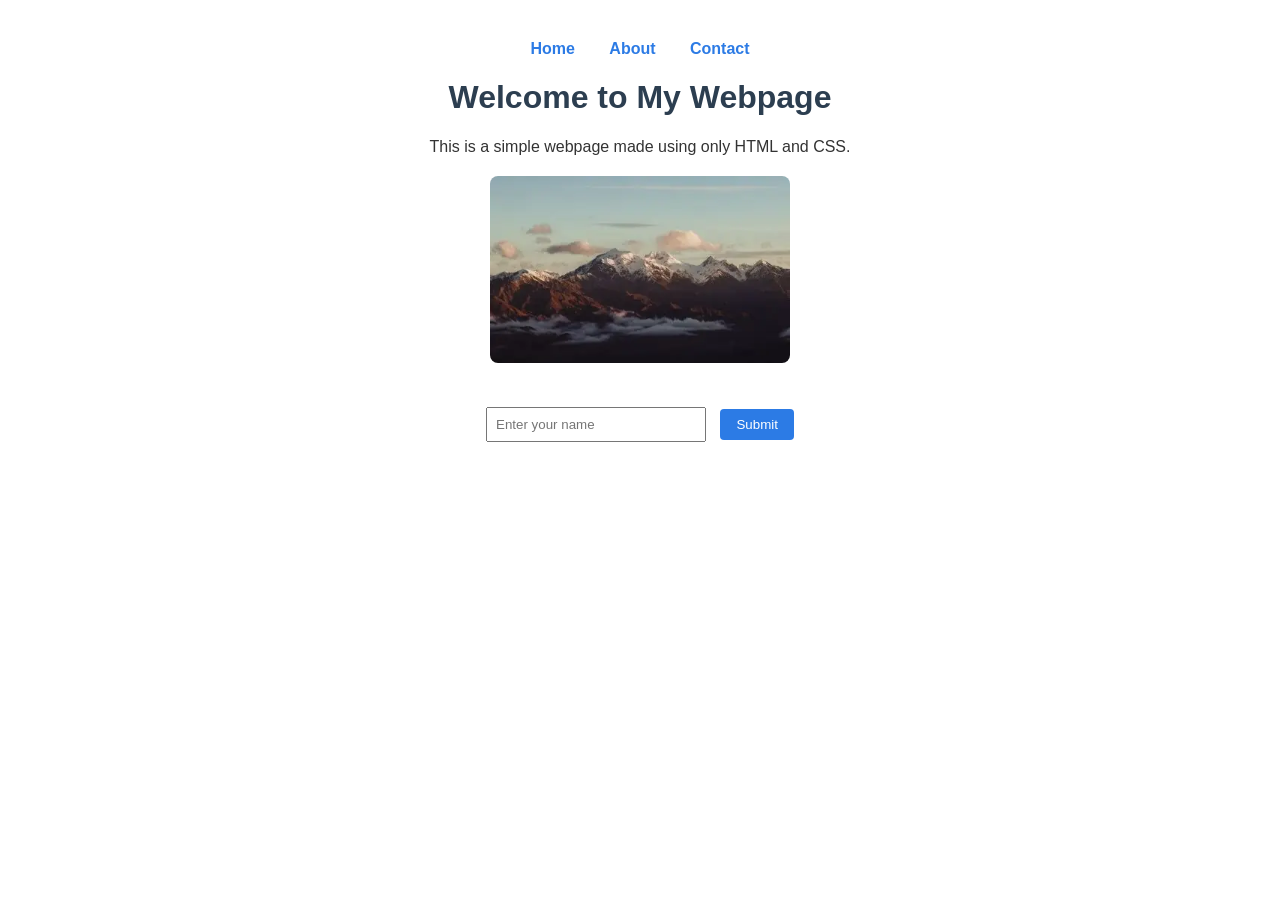
<file: Task1/index.html>
<!DOCTYPE html>
<html lang="en">
<head>
  <meta charset="UTF-8">
  <title>My Simple Webpage</title>
  <link rel="stylesheet" href="style.css">
</head>
<body>

  <nav>
    <a href="#">Home</a>
    <a href="#">About</a>
    <a href="#">Contact</a>
  </nav>

  <h1>Welcome to My Webpage</h1>
  <p>This is a simple webpage made using only HTML and CSS.</p>
  <img src="OIP.webp" alt="Sample Image">

  <form>
    <input type="text" placeholder="Enter your name">
    <button type="submit">Submit</button>
  </form>

</body>
</html>
</file>
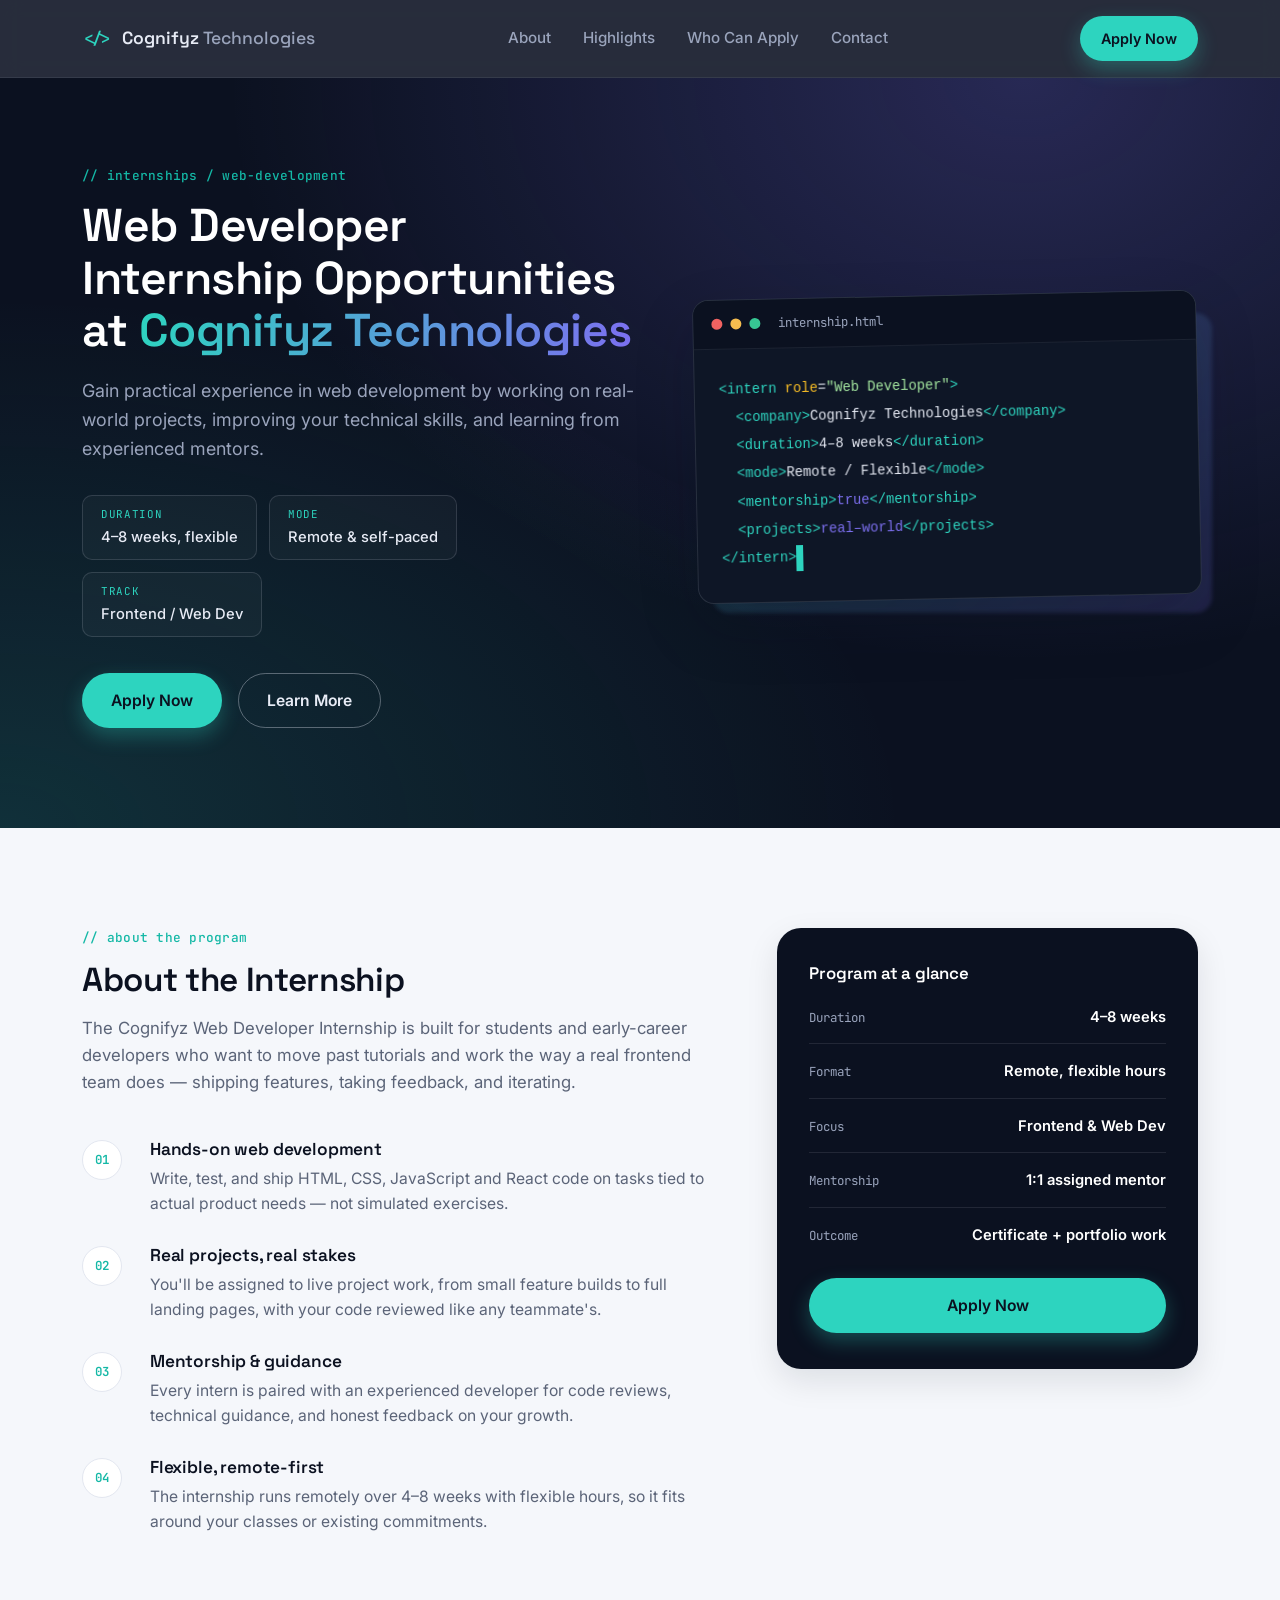
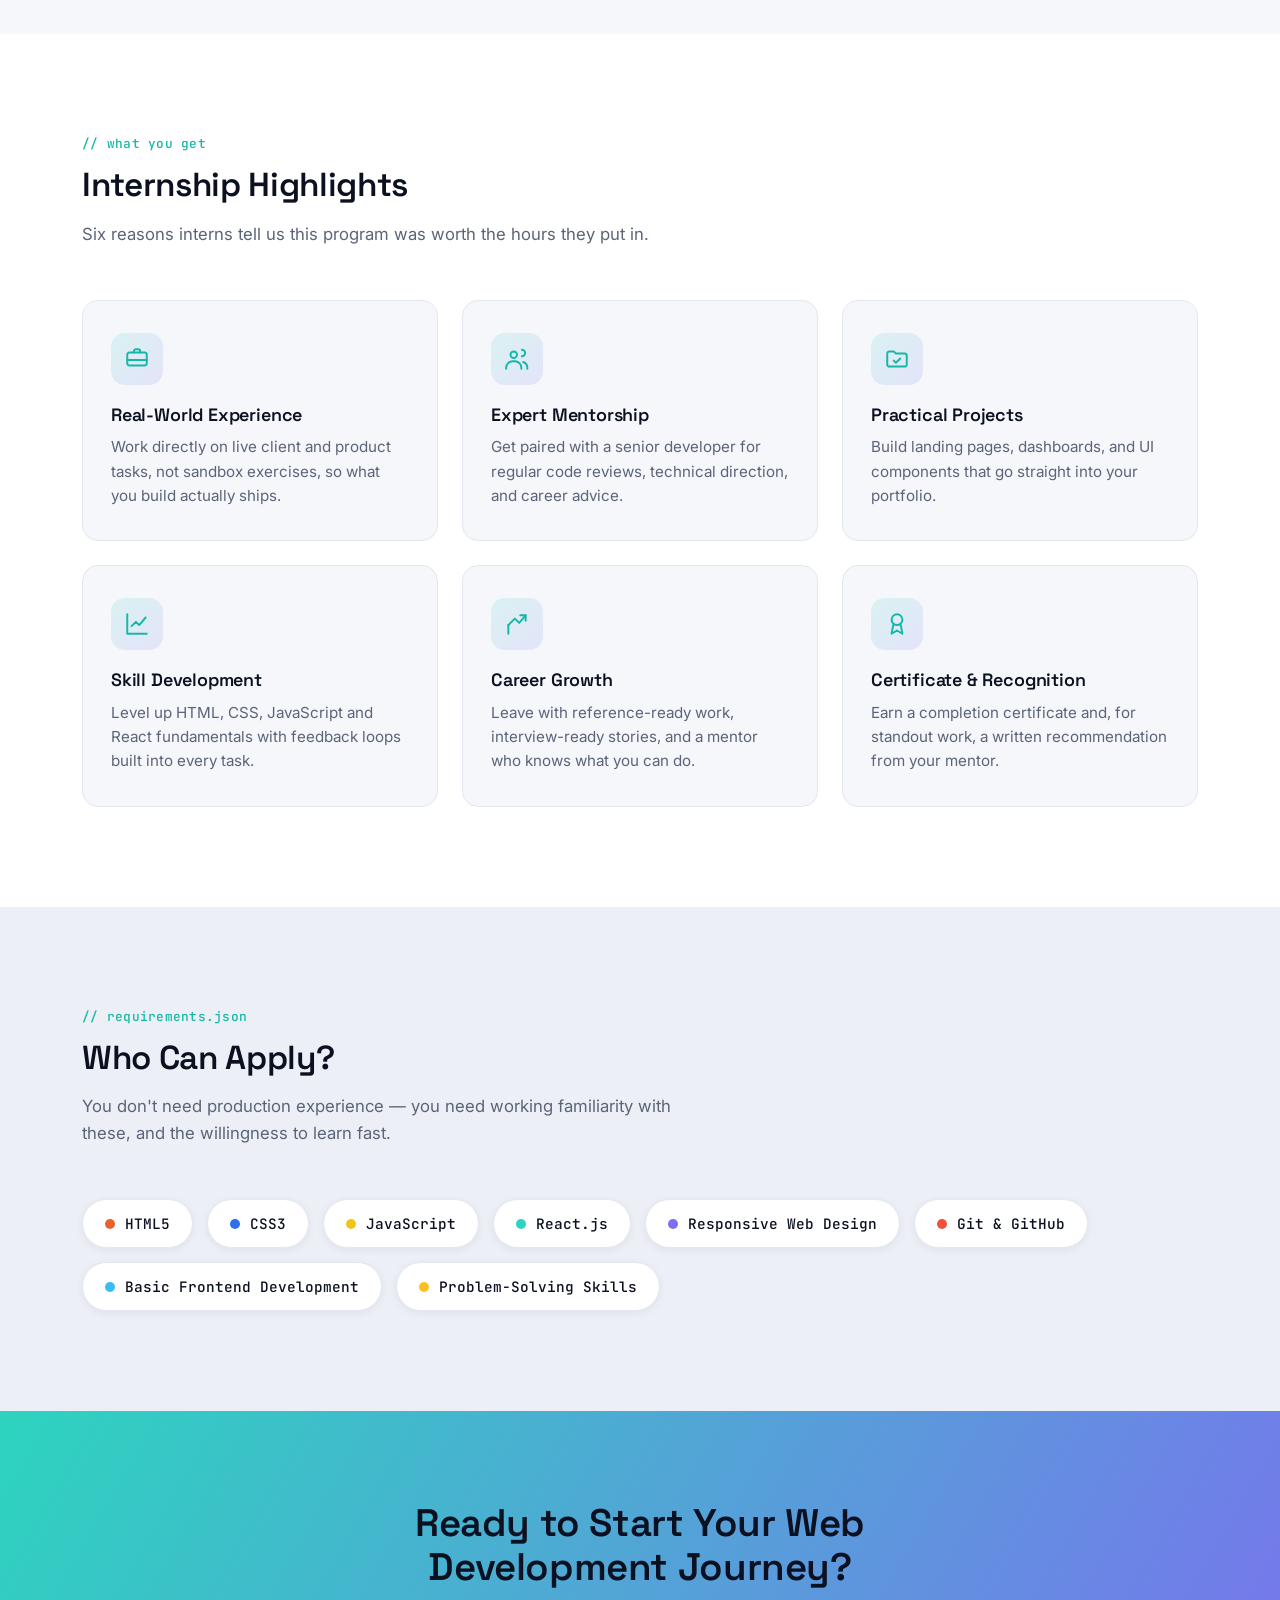
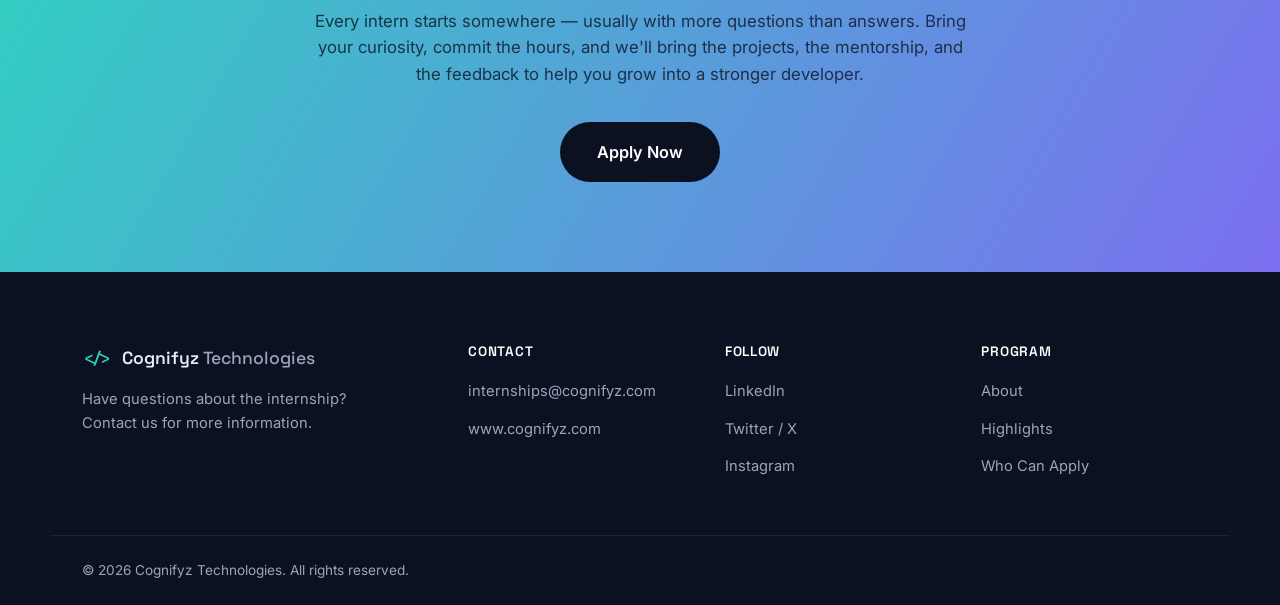
<file: Level3/Task2/index.html>
<!DOCTYPE html>
<html lang="en">
<head>
<meta charset="UTF-8">
<meta name="viewport" content="width=device-width, initial-scale=1.0">
<title>Web Developer Internship &mdash; Cognifyz Technologies</title>
<meta name="description" content="Apply for the Web Developer Internship at Cognifyz Technologies. Build real projects, get mentored, and grow your frontend skills.">
<link rel="preconnect" href="https://fonts.googleapis.com">
<link rel="preconnect" href="https://fonts.gstatic.com" crossorigin>
<link href="https://fonts.googleapis.com/css2?family=Space+Grotesk:wght@500;600;700&family=Inter:wght@400;500;600;700&family=JetBrains+Mono:wght@400;500;600&display=swap" rel="stylesheet">
<link rel="stylesheet" href="style.css">
</head>
<body>

<a class="skip-link" href="#main">Skip to content</a>


<header class="site-header">
  <div class="wrap header-inner">
    <a href="#hero" class="brand">
      <span class="brand-mark" aria-hidden="true">&lt;/&gt;</span>
      <span class="brand-name">Cognifyz <em>Technologies</em></span>
    </a>

    <nav class="site-nav" aria-label="Primary">
      <a href="#about">About</a>
      <a href="#highlights">Highlights</a>
      <a href="#qualifications">Who Can Apply</a>
      <a href="#contact">Contact</a>
    </nav>

    <a href="#apply" class="btn btn-primary btn-sm">Apply Now</a>
  </div>
</header>

<main id="main">

  <section class="hero" id="hero">
    <div class="wrap hero-inner">

      <div class="hero-copy">
        <p class="eyebrow">// internships / web-development</p>
        <h1>Web Developer Internship Opportunities at <span class="accent-text">Cognifyz Technologies</span></h1>
        <p class="hero-lede">Gain practical experience in web development by working on real-world projects, improving your technical skills, and learning from experienced mentors.</p>

        <div class="hero-meta">
          <div class="meta-chip">
            <span class="meta-label">Duration</span>
            <span class="meta-value">4&ndash;8 weeks, flexible</span>
          </div>
          <div class="meta-chip">
            <span class="meta-label">Mode</span>
            <span class="meta-value">Remote &amp; self-paced</span>
          </div>
          <div class="meta-chip">
            <span class="meta-label">Track</span>
            <span class="meta-value">Frontend / Web Dev</span>
          </div>
        </div>

        <div class="hero-actions">
          <a href="#apply" class="btn btn-primary">Apply Now</a>
          <a href="#about" class="btn btn-ghost">Learn More</a>
        </div>
      </div>

      <div class="hero-visual" aria-hidden="true">
        <div class="editor-window">
          <div class="editor-titlebar">
            <span class="dot dot-red"></span>
            <span class="dot dot-amber"></span>
            <span class="dot dot-teal"></span>
            <span class="editor-filename">internship.html</span>
          </div>
          <pre class="editor-body"><code><span class="c-tag">&lt;intern</span> <span class="c-attr">role</span>=<span class="c-str">"Web Developer"</span><span class="c-tag">&gt;</span>
  <span class="c-tag">&lt;company&gt;</span>Cognifyz Technologies<span class="c-tag">&lt;/company&gt;</span>
  <span class="c-tag">&lt;duration&gt;</span>4&ndash;8 weeks<span class="c-tag">&lt;/duration&gt;</span>
  <span class="c-tag">&lt;mode&gt;</span>Remote / Flexible<span class="c-tag">&lt;/mode&gt;</span>
  <span class="c-tag">&lt;mentorship&gt;</span><span class="c-kw">true</span><span class="c-tag">&lt;/mentorship&gt;</span>
  <span class="c-tag">&lt;projects&gt;</span><span class="c-kw">real&ndash;world</span><span class="c-tag">&lt;/projects&gt;</span>
<span class="c-tag">&lt;/intern&gt;</span><span class="cursor">&nbsp;</span></code></pre>
        </div>
        <div class="editor-shadow"></div>
      </div>

    </div>
  </section>

  
  <section class="about" id="about">
    <div class="wrap about-inner">

      <div class="about-copy">
        <p class="eyebrow">// about the program</p>
        <h2>About the Internship</h2>
        <p class="section-lede">The Cognifyz Web Developer Internship is built for students and early-career developers who want to move past tutorials and work the way a real frontend team does &mdash; shipping features, taking feedback, and iterating.</p>

        <ul class="about-list">
          <li>
            <span class="about-list-icon" aria-hidden="true">01</span>
            <div>
              <h3>Hands-on web development</h3>
              <p>Write, test, and ship HTML, CSS, JavaScript and React code on tasks tied to actual product needs &mdash; not simulated exercises.</p>
            </div>
          </li>
          <li>
            <span class="about-list-icon" aria-hidden="true">02</span>
            <div>
              <h3>Real projects, real stakes</h3>
              <p>You'll be assigned to live project work, from small feature builds to full landing pages, with your code reviewed like any teammate's.</p>
            </div>
          </li>
          <li>
            <span class="about-list-icon" aria-hidden="true">03</span>
            <div>
              <h3>Mentorship &amp; guidance</h3>
              <p>Every intern is paired with an experienced developer for code reviews, technical guidance, and honest feedback on your growth.</p>
            </div>
          </li>
          <li>
            <span class="about-list-icon" aria-hidden="true">04</span>
            <div>
              <h3>Flexible, remote-first</h3>
              <p>The internship runs remotely over 4&ndash;8 weeks with flexible hours, so it fits around your classes or existing commitments.</p>
            </div>
          </li>
        </ul>
      </div>

      <aside class="about-panel">
        <h3 class="panel-title">Program at a glance</h3>
        <dl class="panel-grid">
          <div>
            <dt>Duration</dt>
            <dd>4&ndash;8 weeks</dd>
          </div>
          <div>
            <dt>Format</dt>
            <dd>Remote, flexible hours</dd>
          </div>
          <div>
            <dt>Focus</dt>
            <dd>Frontend &amp; Web Dev</dd>
          </div>
          <div>
            <dt>Mentorship</dt>
            <dd>1:1 assigned mentor</dd>
          </div>
          <div>
            <dt>Outcome</dt>
            <dd>Certificate + portfolio work</dd>
          </div>
        </dl>
        <a href="#apply" class="btn btn-primary btn-block">Apply Now</a>
      </aside>

    </div>
  </section>

  
  <section class="highlights" id="highlights">
    <div class="wrap">
      <div class="section-head">
        <p class="eyebrow">// what you get</p>
        <h2>Internship Highlights</h2>
        <p class="section-lede">Six reasons interns tell us this program was worth the hours they put in.</p>
      </div>

      <div class="card-grid">

        <article class="highlight-card">
          <span class="card-icon" aria-hidden="true">
            <svg viewBox="0 0 24 24" fill="none"><rect x="3" y="6" width="18" height="12" rx="2"/><path d="M9 6V5a2 2 0 0 1 2-2h2a2 2 0 0 1 2 2v1"/><path d="M3 13h18"/></svg>
          </span>
          <h3>Real-World Experience</h3>
          <p>Work directly on live client and product tasks, not sandbox exercises, so what you build actually ships.</p>
        </article>

        <article class="highlight-card">
          <span class="card-icon" aria-hidden="true">
            <svg viewBox="0 0 24 24" fill="none"><circle cx="9" cy="8" r="3"/><path d="M2 21v-1a6 6 0 0 1 6-6h2a6 6 0 0 1 6 6v1"/><path d="M16.5 3.5a3 3 0 0 1 0 6"/><path d="M21.5 21v-1a5.5 5.5 0 0 0-3.8-5.2"/></svg>
          </span>
          <h3>Expert Mentorship</h3>
          <p>Get paired with a senior developer for regular code reviews, technical direction, and career advice.</p>
        </article>

        <article class="highlight-card">
          <span class="card-icon" aria-hidden="true">
            <svg viewBox="0 0 24 24" fill="none"><path d="M3 7a2 2 0 0 1 2-2h4l2 2h8a2 2 0 0 1 2 2v8a2 2 0 0 1-2 2H5a2 2 0 0 1-2-2V7z"/><path d="M9 13.5l2 2 4-4"/></svg>
          </span>
          <h3>Practical Projects</h3>
          <p>Build landing pages, dashboards, and UI components that go straight into your portfolio.</p>
        </article>

        <article class="highlight-card">
          <span class="card-icon" aria-hidden="true">
            <svg viewBox="0 0 24 24" fill="none"><path d="M3 3v18h18"/><path d="M7 14l4-4 3 3 6-7"/></svg>
          </span>
          <h3>Skill Development</h3>
          <p>Level up HTML, CSS, JavaScript and React fundamentals with feedback loops built into every task.</p>
        </article>

        <article class="highlight-card">
          <span class="card-icon" aria-hidden="true">
            <svg viewBox="0 0 24 24" fill="none"><path d="M4 21V13"/><path d="M4 13l6-6 4 4 6-7"/><path d="M15 4h5v5"/></svg>
          </span>
          <h3>Career Growth</h3>
          <p>Leave with reference-ready work, interview-ready stories, and a mentor who knows what you can do.</p>
        </article>

        <article class="highlight-card">
          <span class="card-icon" aria-hidden="true">
            <svg viewBox="0 0 24 24" fill="none"><circle cx="12" cy="8" r="5"/><path d="M8.5 13 7 21l5-3 5 3-1.5-8"/></svg>
          </span>
          <h3>Certificate &amp; Recognition</h3>
          <p>Earn a completion certificate and, for standout work, a written recommendation from your mentor.</p>
        </article>

      </div>
    </div>
  </section>

 
  <section class="qualifications" id="qualifications">
    <div class="wrap">
      <div class="section-head">
        <p class="eyebrow">// requirements.json</p>
        <h2>Who Can Apply?</h2>
        <p class="section-lede">You don't need production experience &mdash; you need working familiarity with these, and the willingness to learn fast.</p>
      </div>

      <ul class="skill-grid">
        <li class="skill-badge"><span class="skill-dot" style="--dot:#E8622C"></span>HTML5</li>
        <li class="skill-badge"><span class="skill-dot" style="--dot:#2F6FED"></span>CSS3</li>
        <li class="skill-badge"><span class="skill-dot" style="--dot:#F0C419"></span>JavaScript</li>
        <li class="skill-badge"><span class="skill-dot" style="--dot:#2DD4BF"></span>React.js</li>
        <li class="skill-badge"><span class="skill-dot" style="--dot:#7C6FF0"></span>Responsive Web Design</li>
        <li class="skill-badge"><span class="skill-dot" style="--dot:#F05137"></span>Git &amp; GitHub</li>
        <li class="skill-badge"><span class="skill-dot" style="--dot:#38BDF8"></span>Basic Frontend Development</li>
        <li class="skill-badge"><span class="skill-dot" style="--dot:#FBBF24"></span>Problem-Solving Skills</li>
      </ul>
    </div>
  </section>

 
  <section class="cta-band" id="apply">
    <div class="wrap cta-inner">
      <h2>Ready to Start Your Web Development Journey?</h2>
      <p>Every intern starts somewhere &mdash; usually with more questions than answers. Bring your curiosity, commit the hours, and we'll bring the projects, the mentorship, and the feedback to help you grow into a stronger developer.</p>
      <a href="mailto:internships@cognifyz.com" class="btn btn-cta">Apply Now</a>
    </div>
  </section>

</main>


<footer class="site-footer" id="contact">
  <div class="wrap footer-inner">

    <div class="footer-brand">
      <a href="#hero" class="brand">
        <span class="brand-mark" aria-hidden="true">&lt;/&gt;</span>
        <span class="brand-name">Cognifyz <em>Technologies</em></span>
      </a>
      <p>Have questions about the internship? Contact us for more information.</p>
    </div>

    <div class="footer-col">
      <h4>Contact</h4>
      <ul>
        <li><a href="mailto:internships@cognifyz.com">internships@cognifyz.com</a></li>
        <li><a href="https://www.cognifyz.com" target="_blank" rel="noopener noreferrer">www.cognifyz.com</a></li>
      </ul>
    </div>

    <div class="footer-col">
      <h4>Follow</h4>
      <ul>
        <li><a href="https://linkedin.com/company/cognifyz-technologies" target="_blank" rel="noopener noreferrer">LinkedIn</a></li>
        <li><a href="https://twitter.com/cognifyz" target="_blank" rel="noopener noreferrer">Twitter / X</a></li>
        <li><a href="https://instagram.com/cognifyz" target="_blank" rel="noopener noreferrer">Instagram</a></li>
      </ul>
    </div>

    <div class="footer-col">
      <h4>Program</h4>
      <ul>
        <li><a href="#about">About</a></li>
        <li><a href="#highlights">Highlights</a></li>
        <li><a href="#qualifications">Who Can Apply</a></li>
      </ul>
    </div>

  </div>

  <div class="wrap footer-bottom">
    <p>&copy; 2026 Cognifyz Technologies. All rights reserved.</p>
  </div>
</footer>

</body>
</html>
</file>
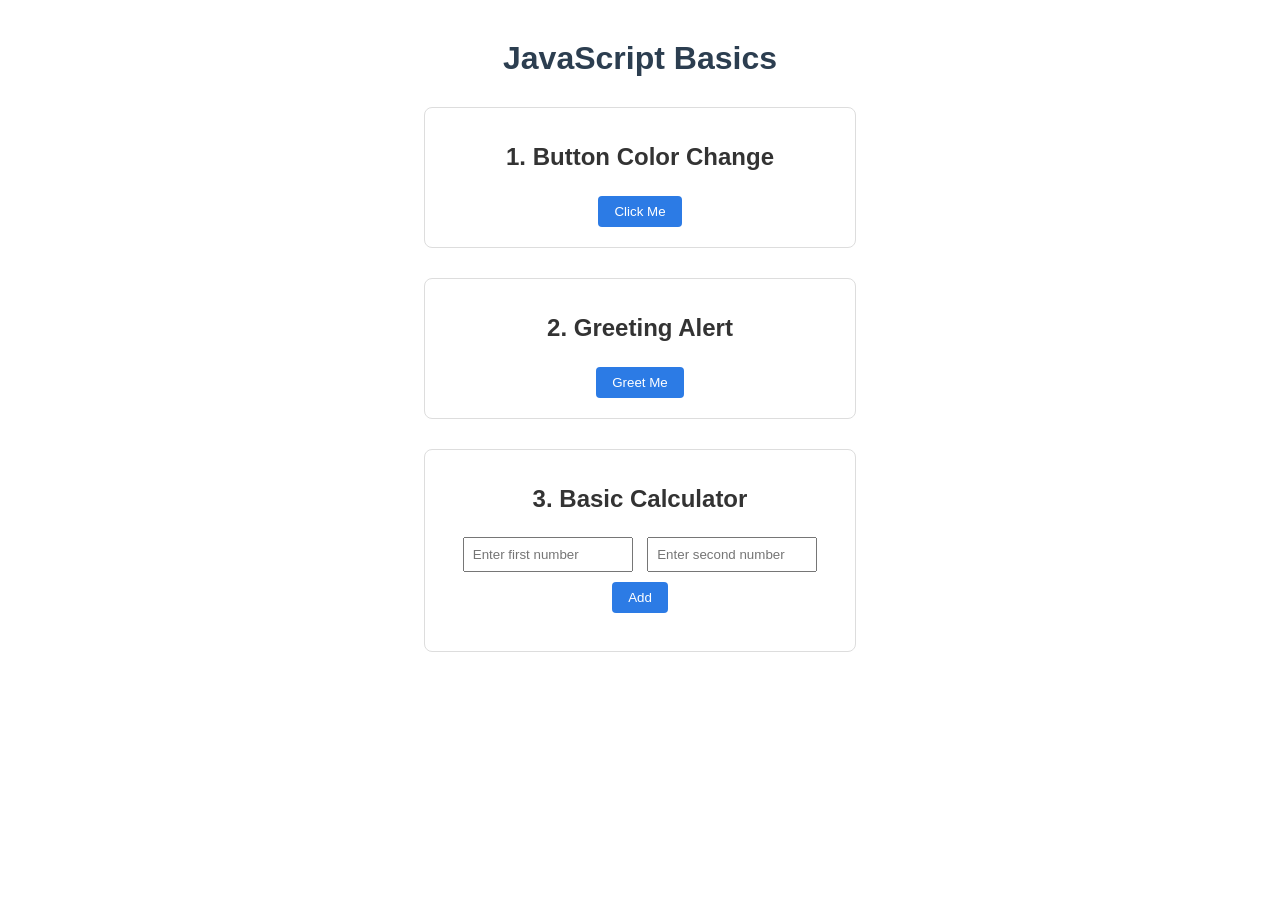
<file: Task2/index .html>
<!DOCTYPE html>
<html lang="en">
<head>
  <meta charset="UTF-8">
  <title>Level 1 - Task 2</title>
  <link rel="stylesheet" href="style.css">
</head>
<body>

  <h1>JavaScript Basics</h1>

  <section>
    <h2>1. Button Color Change</h2>
    <button id="colorBtn">Click Me</button>
  </section>

  <section>
    <h2>2. Greeting Alert</h2>
    <button id="greetBtn">Greet Me</button>
  </section>

  <section>
    <h2>3. Basic Calculator</h2>
    <input type="number" id="num1" placeholder="Enter first number">
    <input type="number" id="num2" placeholder="Enter second number">
    <button id="addBtn">Add</button>
    <p id="result"></p>
  </section>

  <script src="script.js"></script>
</body>
</html>
</file>
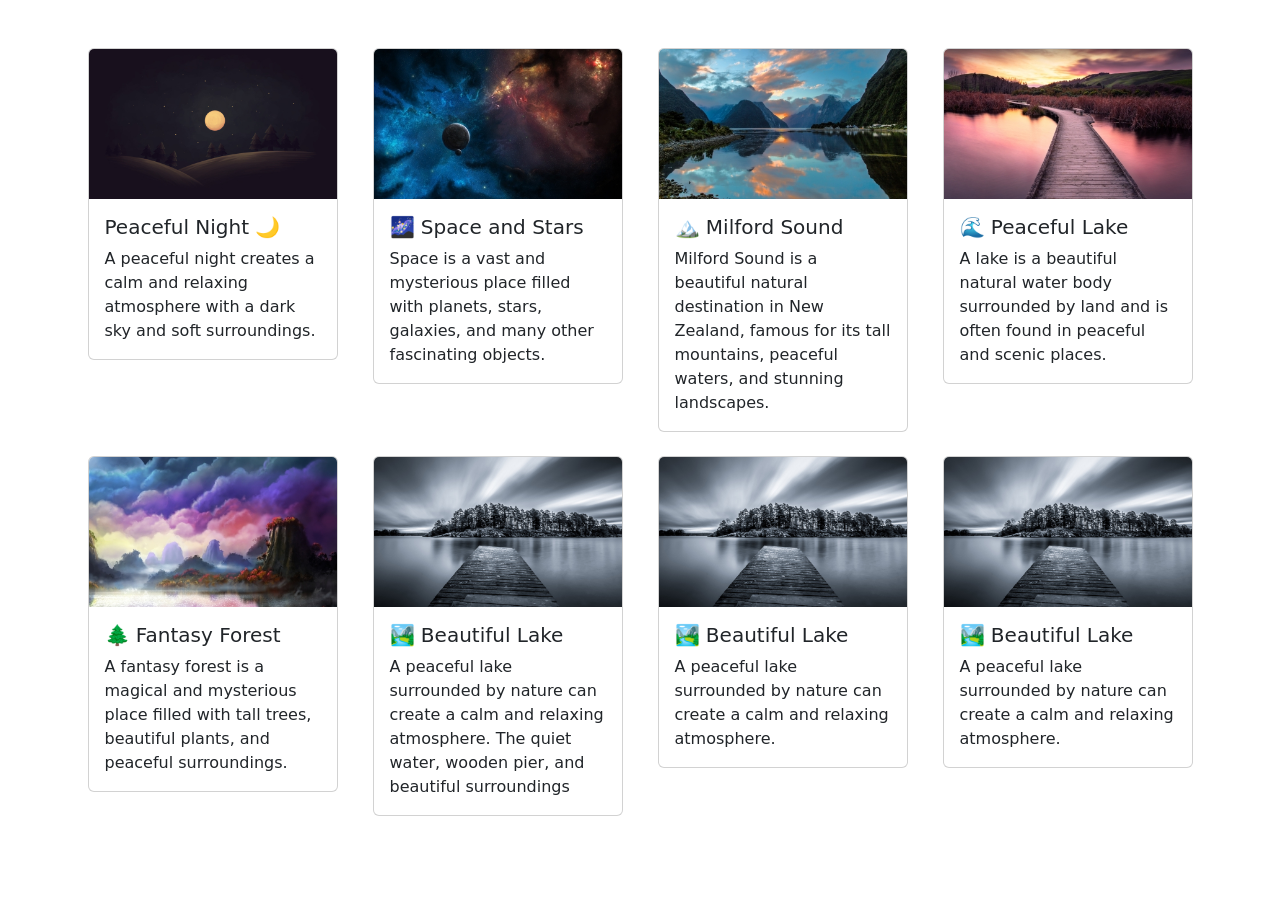
<file: Task3/index1.html>
<!DOCTYPE html>
<html lang="en">
<head>
  <meta charset="UTF-8">
  <meta name="viewport" content="width=device-width, initial-scale=1">
  <title>Bootstrap Responsive Grid</title>
  <link rel="stylesheet" href="https://cdn.jsdelivr.net/npm/bootstrap@5.3.3/dist/css/bootstrap.min.css">
</head>
<body>

  <div class="container mt-5">
    <div class="row">

      <div class="col-12 col-md-6 col-lg-3 mb-4">
       <div class="card h-90" style="max-width: 250px; margin: auto;">
          <img src="/Task3/wallpapersden.com_simple-night_400x300.jpg" class="card-img-top" style="height: 150px; object-fit: cover;" alt="Card image">
          <div class="card-body">
            <h5 class="card-title">Peaceful Night 🌙</h5>
            <p class="card-text">A peaceful night creates a calm and relaxing atmosphere with a dark sky and soft surroundings.</p>
          </div>
        </div>
      </div>

      <div class="col-12 col-md-6 col-lg-3 mb-4">
        <div class="card h-90" style="max-width: 250px; margin: auto;">
          <img src="/Task3/wallpapersden.com_planets-stars-space_400x300.jpg" class="card-img-top" style="height: 150px; object-fit: cover;" alt="Card image">
          <div class="card-body">
            <h5 class="card-title">🌌 Space and Stars</h5>
            <p class="card-text">Space is a vast and mysterious place filled with planets, stars, galaxies, and many other fascinating objects.</p>
          </div>
        </div>
      </div>

      <div class="col-12 col-md-6 col-lg-3 mb-4">
        <div class="card h-90" style="max-width: 250px; margin: auto;">
          <img src="/Task3/wallpapersden.com_milford-sound-new-zealand-bay_400x300.jpg" class="card-img-top" style="height: 150px; object-fit: cover;" alt="Card image">
          <div class="card-body">
            <h5 class="card-title">🏔️ Milford Sound</h5>
            <p class="card-text">Milford Sound is a beautiful natural destination in New Zealand, famous for its tall mountains, peaceful waters, and stunning landscapes. </p>
          </div>
        </div>
      </div>

      <div class="col-12 col-md-6 col-lg-3 mb-4">
       <div class="card h-90" style="max-width: 250px; margin: auto;">
          <img src="/Task3/wallpapersden.com_lake-cool-bridge-view_400x300.jpg" class="card-img-top" style="height: 150px; object-fit: cover;" alt="Card image">
          <div class="card-body">
            <h5 class="card-title">🌊 Peaceful Lake</h5>
            <p class="card-text">A lake is a beautiful natural water body surrounded by land and is often found in peaceful and scenic places.</p>
          </div>
        </div>
      </div>

      <div class="col-12 col-md-6 col-lg-3 mb-4">
       <div class="card h-90" style="max-width: 250px; margin: auto;">
          <img src="/Task3/wallpapersden.com_fantasy-forest_400x300.jpg" class="card-img-top" style="height: 150px; object-fit: cover;" alt="Card image">
          <div class="card-body">
            <h5 class="card-title">🌲 Fantasy Forest</h5>
            <p class="card-text">A fantasy forest is a magical and mysterious place filled with tall trees, beautiful plants, and peaceful surroundings.</p>
          </div>
        </div>
      </div>

      <div class="col-12 col-md-6 col-lg-3 mb-4">
        <div class="card h-100" style="max-width: 250px; margin: auto;">
          <img src="/Task3/wallpapersden.com_black-and-white-image-of-lake-sweden-pier-4k_400x300.jpg" class="card-img-top" style="height: 150px; object-fit: cover;" alt="Card image">
          <div class="card-body">
            <h5 class="card-title">🏞️ Beautiful Lake</h5>
            <p class="card-text">A peaceful lake surrounded by nature can create a calm and relaxing atmosphere. The quiet water, wooden pier, and beautiful surroundings</p>
          </div>
        </div>
      </div>

       <div class="col-12 col-md-6 col-lg-3 mb-4">
        <div class="card h-90" style="max-width: 250px; margin: auto;">
          <img src="/Task3/wallpapersden.com_black-and-white-image-of-lake-sweden-pier-4k_400x300.jpg" class="card-img-top" style="height: 150px; object-fit: cover;" alt="Card image">
          <div class="card-body">
            <h5 class="card-title">🏞️ Beautiful Lake</h5>
            <p class="card-text">A peaceful lake surrounded by nature can create a calm and relaxing atmosphere.</p>
          </div>
        </div>
      </div>

       <div class="col-12 col-md-6 col-lg-3 mb-4">
        <div class="card h-90" style="max-width: 250px; margin: auto;">
          <img src="/Task3/wallpapersden.com_black-and-white-image-of-lake-sweden-pier-4k_400x300.jpg" class="card-img-top" style="height: 150px; object-fit: cover;" alt="Card image">
          <div class="card-body">
            <h5 class="card-title">🏞️ Beautiful Lake</h5>
            <p class="card-text">A peaceful lake surrounded by nature can create a calm and relaxing atmosphere. </p>
          </div>
        </div>
      </div>

    </div>
  </div>

</body>
</html>
</file>
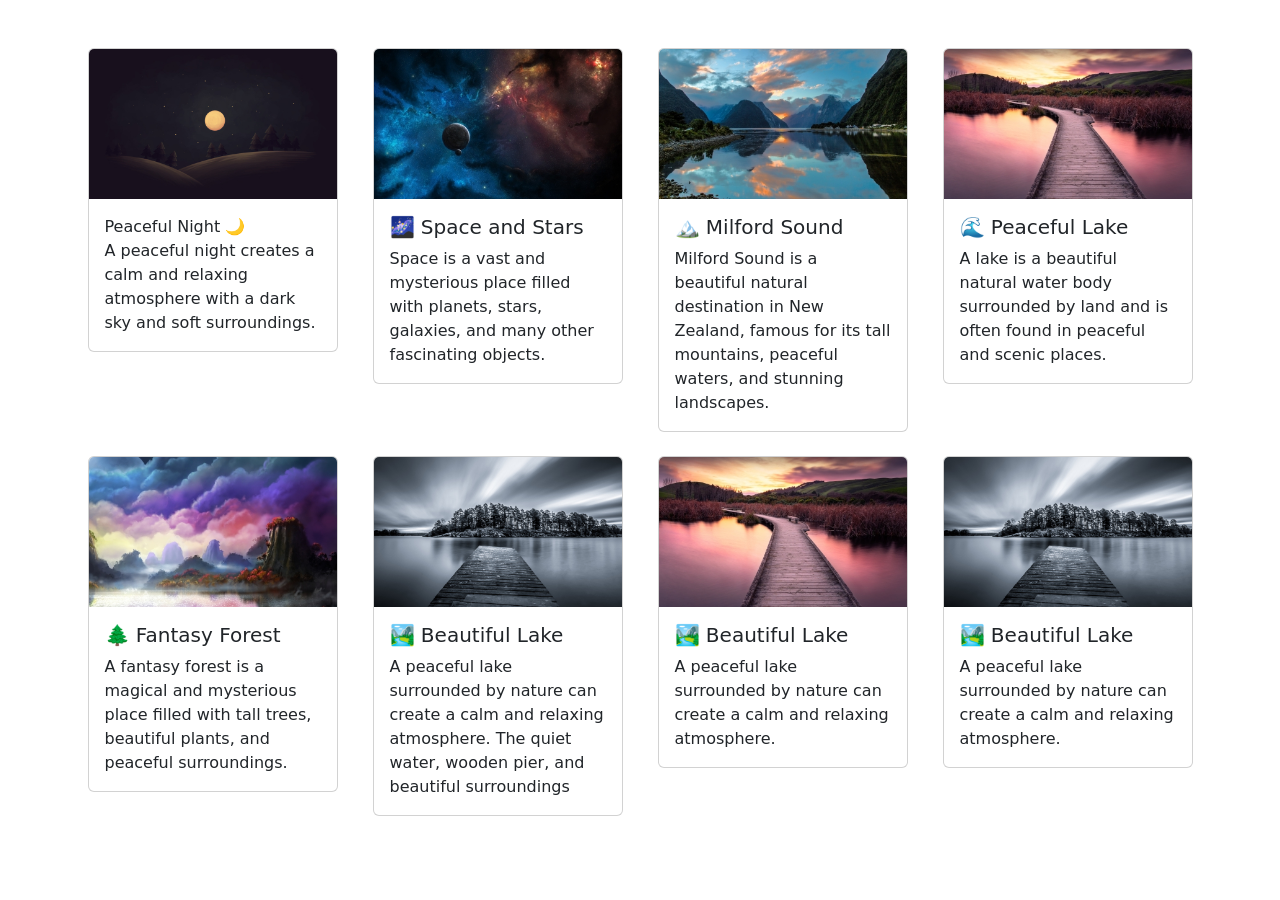
<file: Level2/Task1/index bootsrap-grid.html>
<!DOCTYPE html>
<html lang="en">
<head>
  <meta charset="UTF-8">
  <meta name="viewport" content="width=device-width, initial-scale=1">
  <title>Bootstrap Responsive Grid</title>
  <link rel="stylesheet" href="https://cdn.jsdelivr.net/npm/bootstrap@5.3.3/dist/css/bootstrap.min.css">
</head>
<body>

  <div class="container mt-5">
        <a href="index bootsrap-grid.html"></a>
    <div class="row">

      <div class="col-12 col-md-6 col-lg-3 mb-4">
       <div class="card h-90" style="max-width: 250px; margin: auto;">
          <img src="/Level2/Task1/wallpapersden.com_simple-night_400x300.jpg" class="card-img-top" style="height: 150px; object-fit: cover;" alt="Card image">
          <div class="card-body"1
            <h5 class="card-title">Peaceful Night 🌙</h5>
            <p class="card-text">A peaceful night creates a calm and relaxing atmosphere with a dark sky and soft surroundings.</p>
          </div>
        </div>
      </div>

      <div class="col-12 col-md-6 col-lg-3 mb-4">
        <div class="card h-90" style="max-width: 250px; margin: auto;">
          <img src="/Level2/Task1/wallpapersden.com_planets-stars-space_400x300.jpg" class="card-img-top" style="height: 150px; object-fit: cover;" alt="Card image">
          <div class="card-body">
            <h5 class="card-title">🌌 Space and Stars</h5>
            <p class="card-text">Space is a vast and mysterious place filled with planets, stars, galaxies, and many other fascinating objects.</p>
          </div>
        </div>
      </div>

      <div class="col-12 col-md-6 col-lg-3 mb-4">
        <div class="card h-90" style="max-width: 250px; margin: auto;">
          <img src="/Level2/Task1/wallpapersden.com_milford-sound-new-zealand-bay_400x300.jpg" class="card-img-top" style="height: 150px; object-fit: cover;" alt="Card image">
          <div class="card-body">
            <h5 class="card-title">🏔️ Milford Sound</h5>
            <p class="card-text">Milford Sound is a beautiful natural destination in New Zealand, famous for its tall mountains, peaceful waters, and stunning landscapes. </p>
          </div>
        </div>
      </div>

      <div class="col-12 col-md-6 col-lg-3 mb-4">
       <div class="card h-90" style="max-width: 250px; margin: auto;">
          <img src="/Level2/Task1/wallpapersden.com_lake-cool-bridge-view_400x300.jpg" class="card-img-top" style="height: 150px; object-fit: cover;" alt="Card image">
          <div class="card-body">
            <h5 class="card-title">🌊 Peaceful Lake</h5>
            <p class="card-text">A lake is a beautiful natural water body surrounded by land and is often found in peaceful and scenic places.</p>
          </div>
        </div>
      </div>

      <div class="col-12 col-md-6 col-lg-3 mb-4">
       <div class="card h-90" style="max-width: 250px; margin: auto;">
          <img src="/Level2/Task1/wallpapersden.com_fantasy-forest_400x300.jpg" class="card-img-top" style="height: 150px; object-fit: cover;" alt="Card image">
          <div class="card-body">
            <h5 class="card-title">🌲 Fantasy Forest</h5>
            <p class="card-text">A fantasy forest is a magical and mysterious place filled with tall trees, beautiful plants, and peaceful surroundings.</p>
          </div>
        </div>
      </div>

      <div class="col-12 col-md-6 col-lg-3 mb-4">
        <div class="card h-100" style="max-width: 250px; margin: auto;">
          <img src="/Level2/Task1/wallpapersden.com_black-and-white-image-of-lake-sweden-pier-4k_400x300.jpg" class="card-img-top" style="height: 150px; object-fit: cover;" alt="Card image">
          <div class="card-body">
            <h5 class="card-title">🏞️ Beautiful Lake</h5>
            <p class="card-text">A peaceful lake surrounded by nature can create a calm and relaxing atmosphere. The quiet water, wooden pier, and beautiful surroundings</p>
          </div>
        </div>
      </div>

       <div class="col-12 col-md-6 col-lg-3 mb-4">
        <div class="card h-90" style="max-width: 250px; margin: auto;">
          <img src="/Level2/Task1/wallpapersden.com_lake-cool-bridge-view_400x300.jpg" class="card-img-top" style="height: 150px; object-fit: cover;" alt="Card image">
          <div class="card-body">
            <h5 class="card-title">🏞️ Beautiful Lake</h5>
            <p class="card-text">A peaceful lake surrounded by nature can create a calm and relaxing atmosphere.</p>
          </div>
        </div>
      </div>

       <div class="col-12 col-md-6 col-lg-3 mb-4">
        <div class="card h-90" style="max-width: 250px; margin: auto;">
          <img src="/Level2/Task1/wallpapersden.com_black-and-white-image-of-lake-sweden-pier-4k_400x300.jpg" class="card-img-top" style="height: 150px; object-fit: cover;" alt="Card image">
          <div class="card-body">
            <h5 class="card-title">🏞️ Beautiful Lake</h5>
            <p class="card-text">A peaceful lake surrounded by nature can create a calm and relaxing atmosphere. </p>
          </div>
        </div>
      </div>

    </div>
    </div>


</body>
</html>
</file>
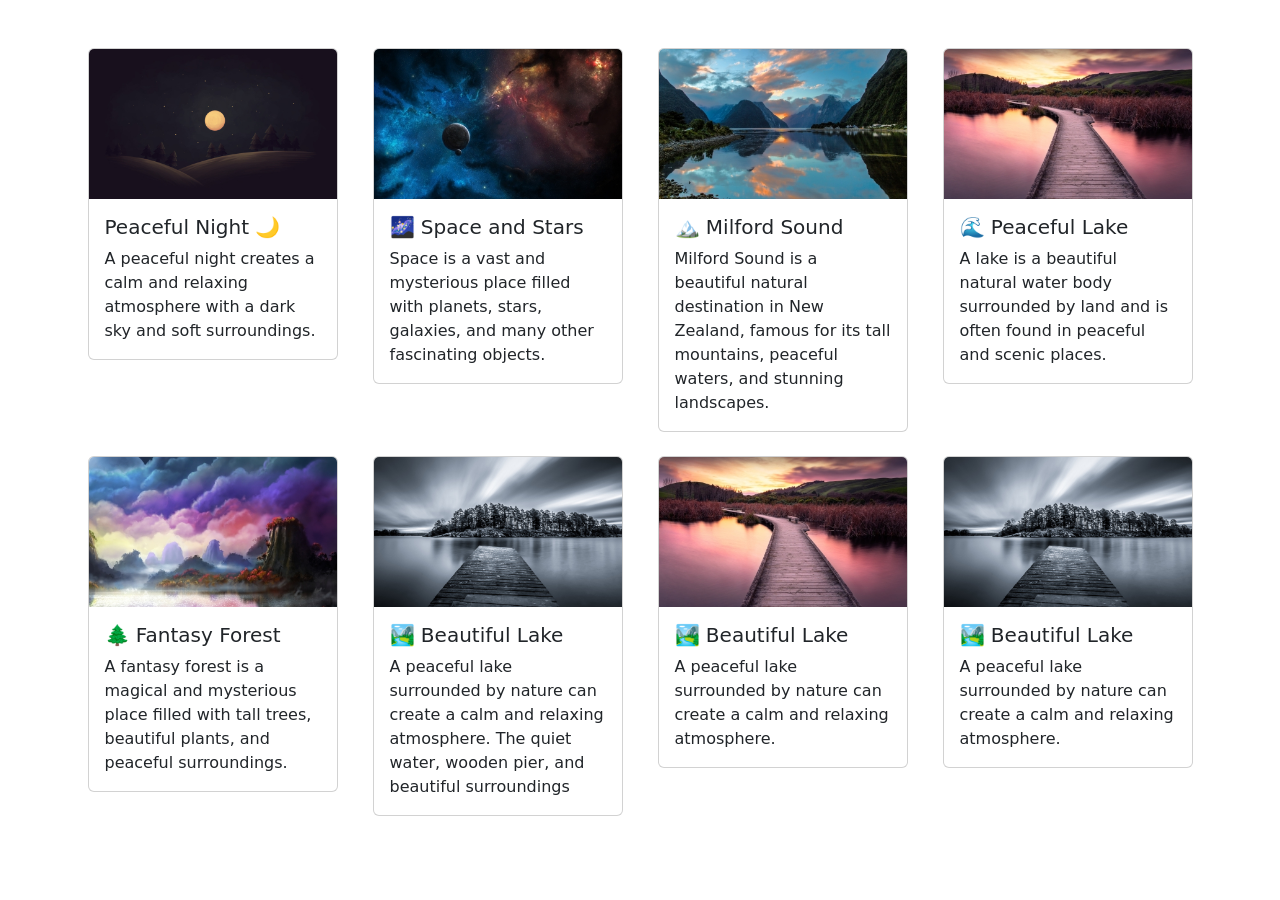
<file: Level2/Task3/index bootsrap-grid.html>
<!DOCTYPE html>
<html lang="en">
<head>
  <meta charset="UTF-8">
  <meta name="viewport" content="width=device-width, initial-scale=1">
  <title>Bootstrap Responsive Grid</title>
  <link rel="stylesheet" href="https://cdn.jsdelivr.net/npm/bootstrap@5.3.3/dist/css/bootstrap.min.css">
</head>
<body>

  <div class="container mt-5">
        <a href="index bootsrap-grid.html"></a>
    <div class="row">

      <div class="col-12 col-md-6 col-lg-3 mb-4">
       <div class="card h-90" style="max-width: 250px; margin: auto;">
          <img src="/Level2/Task3/wallpapersden.com_simple-night_400x300.jpg" class="card-img-top" style="height: 150px; object-fit: cover;" alt="Card image">
          <div class="card-body">
            <h5 class="card-title">Peaceful Night 🌙</h5>
            <p class="card-text">A peaceful night creates a calm and relaxing atmosphere with a dark sky and soft surroundings.</p>
          </div>
        </div>
      </div>

      <div class="col-12 col-md-6 col-lg-3 mb-4">
        <div class="card h-90" style="max-width: 250px; margin: auto;">
          <img src="/Level2/Task3/wallpapersden.com_planets-stars-space_400x300.jpg" class="card-img-top" style="height: 150px; object-fit: cover;" alt="Card image">
          <div class="card-body">
            <h5 class="card-title">🌌 Space and Stars</h5>
            <p class="card-text">Space is a vast and mysterious place filled with planets, stars, galaxies, and many other fascinating objects.</p>
          </div>
        </div>
      </div>

      <div class="col-12 col-md-6 col-lg-3 mb-4">
        <div class="card h-90" style="max-width: 250px; margin: auto;">
          <img src="/Level2/Task3/wallpapersden.com_milford-sound-new-zealand-bay_400x300.jpg" class="card-img-top" style="height: 150px; object-fit: cover;" alt="Card image">
          <div class="card-body">
            <h5 class="card-title">🏔️ Milford Sound</h5>
            <p class="card-text">Milford Sound is a beautiful natural destination in New Zealand, famous for its tall mountains, peaceful waters, and stunning landscapes. </p>
          </div>
        </div>
      </div>

      <div class="col-12 col-md-6 col-lg-3 mb-4">
       <div class="card h-90" style="max-width: 250px; margin: auto;">
          <img src="/Level2/Task3/wallpapersden.com_lake-cool-bridge-view_400x300.jpg" class="card-img-top" style="height: 150px; object-fit: cover;" alt="Card image">
          <div class="card-body">
            <h5 class="card-title">🌊 Peaceful Lake</h5>
            <p class="card-text">A lake is a beautiful natural water body surrounded by land and is often found in peaceful and scenic places.</p>
          </div>
        </div>
      </div>

      <div class="col-12 col-md-6 col-lg-3 mb-4">
       <div class="card h-90" style="max-width: 250px; margin: auto;">
          <img src="/Level2/Task3/wallpapersden.com_fantasy-forest_400x300.jpg" class="card-img-top" style="height: 150px; object-fit: cover;" alt="Card image">
          <div class="card-body">
            <h5 class="card-title">🌲 Fantasy Forest</h5>
            <p class="card-text">A fantasy forest is a magical and mysterious place filled with tall trees, beautiful plants, and peaceful surroundings.</p>
          </div>
        </div>
      </div>

      <div class="col-12 col-md-6 col-lg-3 mb-4">
        <div class="card h-100" style="max-width: 250px; margin: auto;">
          <img src="/Level2/Task3/wallpapersden.com_black-and-white-image-of-lake-sweden-pier-4k_400x300.jpg" class="card-img-top" style="height: 150px; object-fit: cover;" alt="Card image">
          <div class="card-body">
            <h5 class="card-title">🏞️ Beautiful Lake</h5>
            <p class="card-text">A peaceful lake surrounded by nature can create a calm and relaxing atmosphere. The quiet water, wooden pier, and beautiful surroundings</p>
          </div>
        </div>
      </div>

       <div class="col-12 col-md-6 col-lg-3 mb-4">
        <div class="card h-90" style="max-width: 250px; margin: auto;">
          <img src="/Level2/Task3/wallpapersden.com_lake-cool-bridge-view_400x300.jpg" class="card-img-top" style="height: 150px; object-fit: cover;" alt="Card image">
          <div class="card-body">
            <h5 class="card-title">🏞️ Beautiful Lake</h5>
            <p class="card-text">A peaceful lake surrounded by nature can create a calm and relaxing atmosphere.</p>
          </div>
        </div>
      </div>

       <div class="col-12 col-md-6 col-lg-3 mb-4">
        <div class="card h-90" style="max-width: 250px; margin: auto;">
          <img src="/Level2/Task3/wallpapersden.com_black-and-white-image-of-lake-sweden-pier-4k_400x300.jpg" class="card-img-top" style="height: 150px; object-fit: cover;" alt="Card image">
          <div class="card-body">
            <h5 class="card-title">🏞️ Beautiful Lake</h5>
            <p class="card-text">A peaceful lake surrounded by nature can create a calm and relaxing atmosphere. </p>
          </div>
        </div>
      </div>

    </div>
    </div>


</body>
</html>
</file>
<file: Task1/style.css>
body {
  font-family: Arial, sans-serif;
  text-align: center;
  margin: 40px;
  color: #333;
}

nav a {
  margin: 0 15px;
  text-decoration: none;
  color: #2c7be5;
  font-weight: bold;
}

nav a:hover {
  color: #1a4f9c;
}

h1 {
  color: #2c3e50;
}

p {
  font-size: 16px;
  margin-bottom: 20px;
}

img {
  width: 300px;
  border-radius: 8px;
  margin-bottom: 20px;
}

form {
  margin-top: 20px;
}

input {
  padding: 8px;
  width: 200px;
  margin-right: 10px;
}

button {
  padding: 8px 16px;
  background-color: #2c7be5;
  color: white;
  border: none;
  border-radius: 4px;
  cursor: pointer;
}

button:hover {
  background-color: #1a4f9c;
}
</file>
<file: Level3/Task2/style.css>
:root {
  /* colour */
  --ink: #0B1120;
  --ink-soft: #131B2E;
  --paper: #F5F7FB;
  --paper-alt: #ECEFF6;
  --white: #FFFFFF;
  --slate: #5B6478;
  --slate-light: #8891A4;
  --border: #E3E7F0;

  --teal: #2DD4BF;
  --teal-dark: #14B8A6;
  --amber: #FBBF24;
  --amber-dark: #F59E0B;
  --violet: #7C6FF0;

  --text-on-ink: #E7EBF5;
  --text-on-ink-soft: #9AA4BC;

  /* type */
  --font-display: "Space Grotesk", "Segoe UI", sans-serif;
  --font-body: "Inter", "Segoe UI", sans-serif;
  --font-mono: "JetBrains Mono", "Courier New", monospace;

  /* layout */
  --wrap: 1180px;
  --radius-sm: 10px;
  --radius-md: 16px;
  --radius-lg: 24px;
  --shadow-sm: 0 2px 8px rgba(11, 17, 32, 0.06);
  --shadow-md: 0 12px 32px rgba(11, 17, 32, 0.10);
  --shadow-lg: 0 24px 60px rgba(11, 17, 32, 0.18);
  --transition: 220ms cubic-bezier(0.4, 0, 0.2, 1);
}



* { box-sizing: border-box; margin: 0; padding: 0; }

html {
  scroll-behavior: smooth;
  -webkit-text-size-adjust: 100%;
}

@media (prefers-reduced-motion: reduce) {
  html { scroll-behavior: auto; }
  *, *::before, *::after {
    animation-duration: 0.001ms !important;
    animation-iteration-count: 1 !important;
    transition-duration: 0.001ms !important;
  }
}

body {
  font-family: var(--font-body);
  color: var(--ink);
  background: var(--paper);
  line-height: 1.6;
  -webkit-font-smoothing: antialiased;
}

img { max-width: 100%; display: block; }

a {
  color: inherit;
  text-decoration: none;
}

ul { list-style: none; }

h1, h2, h3, h4 {
  font-family: var(--font-display);
  font-weight: 600;
  line-height: 1.15;
  letter-spacing: -0.01em;
}

.wrap {
  max-width: var(--wrap);
  margin-inline: auto;
  padding-inline: 32px;
}

.skip-link {
  position: absolute;
  left: -999px;
  top: 0;
  background: var(--ink);
  color: var(--white);
  padding: 12px 20px;
  z-index: 999;
  border-radius: 0 0 8px 0;
}
.skip-link:focus {
  left: 0;
}

:focus-visible {
  outline: 2px solid var(--teal-dark);
  outline-offset: 3px;
  border-radius: 4px;
}

.eyebrow {
  font-family: var(--font-mono);
  font-size: 0.8rem;
  font-weight: 500;
  color: var(--teal-dark);
  letter-spacing: 0.02em;
  margin-bottom: 12px;
}

.section-lede {
  color: var(--slate);
  font-size: 1.05rem;
  max-width: 60ch;
}

/* ==========================================================================
   Buttons
   ========================================================================== */

.btn {
  display: inline-flex;
  align-items: center;
  justify-content: center;
  gap: 8px;
  font-family: var(--font-body);
  font-weight: 600;
  font-size: 0.98rem;
  padding: 14px 28px;
  border-radius: 999px;
  border: 1.5px solid transparent;
  cursor: pointer;
  transition: transform var(--transition), box-shadow var(--transition),
              background var(--transition), color var(--transition),
              border-color var(--transition);
  white-space: nowrap;
}

.btn-primary {
  background: var(--teal);
  color: var(--ink);
  box-shadow: 0 8px 20px rgba(45, 212, 191, 0.30);
}
.btn-primary:hover {
  background: var(--teal-dark);
  transform: translateY(-2px);
  box-shadow: 0 12px 28px rgba(45, 212, 191, 0.38);
}

.btn-ghost {
  background: transparent;
  color: var(--text-on-ink);
  border-color: rgba(231, 235, 245, 0.35);
}
.btn-ghost:hover {
  border-color: var(--teal);
  color: var(--teal);
  transform: translateY(-2px);
}

.btn-cta {
  background: var(--ink);
  color: var(--white);
  padding: 16px 36px;
  font-size: 1.02rem;
}
.btn-cta:hover {
  background: #000;
  transform: translateY(-2px) scale(1.02);
  box-shadow: 0 16px 36px rgba(0, 0, 0, 0.35);
}

.btn-sm { padding: 10px 20px; font-size: 0.9rem; }
.btn-block { width: 100%; }

/* ==========================================================================
   Header
   ========================================================================== */

.site-header {
  position: sticky;
  top: 0;
  z-index: 100;
  background: rgba(11, 17, 32, 0.88);
  backdrop-filter: blur(10px);
  -webkit-backdrop-filter: blur(10px);
  border-bottom: 1px solid rgba(231, 235, 245, 0.08);
}

.header-inner {
  display: flex;
  align-items: center;
  justify-content: space-between;
  gap: 24px;
  padding-block: 16px;
}

.brand {
  display: inline-flex;
  align-items: center;
  gap: 10px;
  font-family: var(--font-display);
  font-weight: 600;
  font-size: 1.1rem;
  color: var(--text-on-ink);
}

.brand-mark {
  font-family: var(--font-mono);
  color: var(--teal);
  font-weight: 600;
  font-size: 1rem;
}

.brand-name em {
  font-style: normal;
  color: var(--text-on-ink-soft);
  font-weight: 500;
}

.site-nav {
  display: flex;
  gap: 32px;
  flex: 1;
  justify-content: center;
}

.site-nav a {
  font-size: 0.95rem;
  font-weight: 500;
  color: var(--text-on-ink-soft);
  transition: color var(--transition);
  position: relative;
}
.site-nav a:hover { color: var(--text-on-ink); }
.site-nav a::after {
  content: "";
  position: absolute;
  left: 0; bottom: -6px;
  width: 0; height: 2px;
  background: var(--teal);
  transition: width var(--transition);
}
.site-nav a:hover::after { width: 100%; }



.hero {
  background:
    radial-gradient(ellipse at 80% 0%, rgba(124, 111, 240, 0.25), transparent 55%),
    radial-gradient(ellipse at 0% 100%, rgba(45, 212, 191, 0.16), transparent 50%),
    var(--ink);
  color: var(--text-on-ink);
  padding-block: 88px 100px;
  overflow: hidden;
}

.hero-inner {
  display: grid;
  grid-template-columns: 1.05fr 0.95fr;
  gap: 56px;
  align-items: center;
}

.hero h1 {
  font-size: clamp(2.1rem, 3.6vw, 3rem);
  color: var(--white);
  margin-bottom: 20px;
}

.accent-text {
  background: linear-gradient(100deg, var(--teal) 0%, var(--violet) 100%);
  -webkit-background-clip: text;
  background-clip: text;
  color: transparent;
}

.hero-lede {
  font-size: 1.12rem;
  color: var(--text-on-ink-soft);
  max-width: 52ch;
  margin-bottom: 32px;
}

.hero-meta {
  display: flex;
  flex-wrap: wrap;
  gap: 12px;
  margin-bottom: 36px;
}

.meta-chip {
  display: flex;
  flex-direction: column;
  gap: 2px;
  padding: 10px 18px;
  border: 1px solid rgba(231, 235, 245, 0.14);
  border-radius: var(--radius-sm);
  background: rgba(255, 255, 255, 0.03);
}

.meta-label {
  font-family: var(--font-mono);
  font-size: 0.68rem;
  text-transform: uppercase;
  letter-spacing: 0.06em;
  color: var(--teal);
}

.meta-value {
  font-size: 0.92rem;
  font-weight: 500;
  color: var(--text-on-ink);
}

.hero-actions {
  display: flex;
  gap: 16px;
  flex-wrap: wrap;
}



.hero-visual {
  position: relative;
  justify-self: center;
  width: 100%;
}

.editor-window {
  position: relative;
  z-index: 2;
  background: #0E1626;
  border: 1px solid rgba(231, 235, 245, 0.12);
  border-radius: var(--radius-md);
  box-shadow: var(--shadow-lg);
  overflow: hidden;
  transform: rotate(-1.2deg);
  transition: transform var(--transition);
}
.hero-visual:hover .editor-window { transform: rotate(0deg); }

.editor-titlebar {
  display: flex;
  align-items: center;
  gap: 8px;
  padding: 14px 18px;
  background: #0B1120;
  border-bottom: 1px solid rgba(231, 235, 245, 0.08);
}

.dot {
  width: 11px; height: 11px;
  border-radius: 50%;
  display: inline-block;
}
.dot-red { background: #F16261; }
.dot-amber { background: #F5BD4F; }
.dot-teal { background: #37C793; }

.editor-filename {
  margin-left: 10px;
  font-family: var(--font-mono);
  font-size: 0.78rem;
  color: var(--text-on-ink-soft);
}

.editor-body {
  padding: 26px 24px 30px;
  font-family: var(--font-mono);
  font-size: 0.86rem;
  line-height: 1.9;
  color: var(--text-on-ink);
  overflow-x: auto;
}

.c-tag { color: var(--teal); }
.c-attr { color: var(--amber); }
.c-str { color: #A5E8A0; }
.c-kw { color: var(--violet); }

.cursor {
  display: inline-block;
  width: 7px;
  background: var(--teal);
  animation: blink 1.1s steps(1) infinite;
}
@keyframes blink {
  50% { opacity: 0; }
}

.editor-shadow {
  position: absolute;
  inset: 18px -14px -14px 18px;
  background: linear-gradient(135deg, rgba(45, 212, 191, 0.18), rgba(124, 111, 240, 0.18));
  border-radius: var(--radius-md);
  z-index: 1;
  filter: blur(2px);
}



.about { padding-block: 100px; }

.about-inner {
  display: grid;
  grid-template-columns: 1.5fr 1fr;
  gap: 64px;
  align-items: start;
}

.about h2 { font-size: clamp(1.8rem, 2.6vw, 2.4rem); margin-bottom: 16px; }
.about .section-lede { margin-bottom: 44px; }

.about-list {
  display: flex;
  flex-direction: column;
  gap: 30px;
}

.about-list li {
  display: grid;
  grid-template-columns: 48px 1fr;
  gap: 20px;
}

.about-list-icon {
  font-family: var(--font-mono);
  font-size: 0.78rem;
  font-weight: 600;
  color: var(--teal-dark);
  width: 40px;
  height: 40px;
  display: flex;
  align-items: center;
  justify-content: center;
  border: 1.5px solid var(--border);
  border-radius: 50%;
  background: var(--white);
}

.about-list h3 {
  font-size: 1.08rem;
  margin-bottom: 6px;
}

.about-list p {
  color: var(--slate);
  font-size: 0.98rem;
}

.about-panel {
  background: var(--ink);
  color: var(--text-on-ink);
  border-radius: var(--radius-lg);
  padding: 36px 32px;
  position: sticky;
  top: 96px;
  box-shadow: var(--shadow-md);
}

.panel-title {
  font-size: 1.05rem;
  margin-bottom: 22px;
  color: var(--white);
}

.panel-grid {
  display: flex;
  flex-direction: column;
  gap: 16px;
  margin-bottom: 30px;
}

.panel-grid > div {
  display: flex;
  justify-content: space-between;
  align-items: baseline;
  gap: 12px;
  padding-bottom: 14px;
  border-bottom: 1px solid rgba(231, 235, 245, 0.1);
}
.panel-grid > div:last-child { border-bottom: none; padding-bottom: 0; }

.panel-grid dt {
  font-family: var(--font-mono);
  font-size: 0.78rem;
  color: var(--text-on-ink-soft);
}

.panel-grid dd {
  font-size: 0.92rem;
  font-weight: 600;
  text-align: right;
  color: var(--white);
}



.highlights {
  padding-block: 100px;
  background: var(--white);
}

.section-head {
  max-width: 640px;
  margin-bottom: 52px;
}

.section-head h2 {
  font-size: clamp(1.8rem, 2.6vw, 2.4rem);
  margin-bottom: 16px;
}

.card-grid {
  display: grid;
  grid-template-columns: repeat(3, 1fr);
  gap: 24px;
}

.highlight-card {
  background: var(--paper);
  border: 1px solid var(--border);
  border-radius: var(--radius-md);
  padding: 32px 28px;
  transition: transform var(--transition), box-shadow var(--transition), border-color var(--transition);
}

.highlight-card:hover {
  transform: translateY(-6px);
  box-shadow: var(--shadow-md);
  border-color: transparent;
}

.card-icon {
  display: inline-flex;
  align-items: center;
  justify-content: center;
  width: 52px;
  height: 52px;
  border-radius: 14px;
  background: linear-gradient(135deg, rgba(45, 212, 191, 0.14), rgba(124, 111, 240, 0.14));
  margin-bottom: 20px;
  transition: transform var(--transition);
}
.highlight-card:hover .card-icon { transform: scale(1.08) rotate(-4deg); }

.card-icon svg {
  width: 26px;
  height: 26px;
  stroke: var(--teal-dark);
  stroke-width: 1.8;
  stroke-linecap: round;
  stroke-linejoin: round;
}

.highlight-card h3 {
  font-size: 1.12rem;
  margin-bottom: 10px;
}

.highlight-card p {
  color: var(--slate);
  font-size: 0.95rem;
}



.qualifications {
  padding-block: 100px;
  background: var(--paper-alt);
}

.skill-grid {
  display: flex;
  flex-wrap: wrap;
  gap: 14px;
}

.skill-badge {
  display: inline-flex;
  align-items: center;
  gap: 10px;
  padding: 12px 22px;
  background: var(--white);
  border: 1px solid var(--border);
  border-radius: 999px;
  font-family: var(--font-mono);
  font-size: 0.9rem;
  font-weight: 500;
  color: var(--ink);
  box-shadow: var(--shadow-sm);
  transition: transform var(--transition), box-shadow var(--transition), border-color var(--transition);
}

.skill-badge:hover {
  transform: translateY(-4px);
  box-shadow: var(--shadow-md);
  border-color: var(--dot, var(--teal));
}

.skill-dot {
  width: 10px;
  height: 10px;
  border-radius: 50%;
  background: var(--dot, var(--teal));
  flex-shrink: 0;
}



.cta-band {
  background: linear-gradient(120deg, var(--teal) 0%, var(--violet) 100%);
  padding-block: 90px;
}

.cta-inner {
  text-align: center;
  max-width: 720px;
}

.cta-inner h2 {
  font-size: clamp(1.9rem, 3vw, 2.5rem);
  color: var(--ink);
  margin-bottom: 18px;
}

.cta-inner p {
  color: rgba(11, 17, 32, 0.78);
  font-size: 1.05rem;
  margin-bottom: 34px;
}


.site-footer {
  background: var(--ink);
  color: var(--text-on-ink-soft);
  padding-top: 72px;
}

.footer-inner {
  display: grid;
  grid-template-columns: 1.6fr 1fr 1fr 1fr;
  gap: 40px;
  padding-bottom: 56px;
  border-bottom: 1px solid rgba(231, 235, 245, 0.08);
}

.footer-brand p {
  margin-top: 16px;
  max-width: 32ch;
  font-size: 0.92rem;
}

.footer-col h4 {
  font-size: 0.85rem;
  color: var(--white);
  text-transform: uppercase;
  letter-spacing: 0.05em;
  margin-bottom: 18px;
}

.footer-col ul {
  display: flex;
  flex-direction: column;
  gap: 12px;
}

.footer-col a {
  font-size: 0.92rem;
  transition: color var(--transition);
}
.footer-col a:hover { color: var(--teal); }

.footer-bottom {
  padding-block: 24px;
  font-size: 0.85rem;
}



@media (max-width: 1024px) {
  .card-grid { grid-template-columns: repeat(2, 1fr); }
  .hero-inner { grid-template-columns: 1fr; }
  .hero-visual { max-width: 520px; justify-self: start; margin-top: 12px; }
  .about-inner { grid-template-columns: 1fr; }
  .about-panel { position: static; }
  .footer-inner { grid-template-columns: 1fr 1fr; }
}

@media (max-width: 860px) {
  .site-nav { display: none; }
  .header-inner { justify-content: space-between; }
}

@media (max-width: 640px) {
  .wrap { padding-inline: 20px; }
  .hero { padding-block: 56px 64px; }
  .about, .highlights, .qualifications { padding-block: 64px; }
  .cta-band { padding-block: 64px; }
  .card-grid { grid-template-columns: 1fr; }
  .hero-actions { flex-direction: column; align-items: stretch; }
  .hero-actions .btn { width: 100%; }
  .footer-inner { grid-template-columns: 1fr; gap: 32px; }
  .about-list li { grid-template-columns: 40px 1fr; }
  .editor-body { font-size: 0.78rem; }
}

@media (max-width: 400px) {
  .meta-chip { flex: 1 1 100%; }
}
</file>
<file: Task2/style.css>
body {
  font-family: Arial, sans-serif;
  text-align: center;
  margin: 40px;
  color: #333;
}

h1 {
  color: #2c3e50;
}

section {
  margin: 30px auto;
  padding: 15px;
  max-width: 400px;
  border: 1px solid #ddd;
  border-radius: 8px;
}

button {
  padding: 8px 16px;
  background-color: #2c7be5;
  color: white;
  border: none;
  border-radius: 4px;
  cursor: pointer;
  margin: 5px;
}

button:hover {
  background-color: #1a4f9c;
}

input {
  padding: 8px;
  width: 150px;
  margin: 5px;
}

#result {
  font-weight: bold;
  font-size: 18px;
}
</file>
